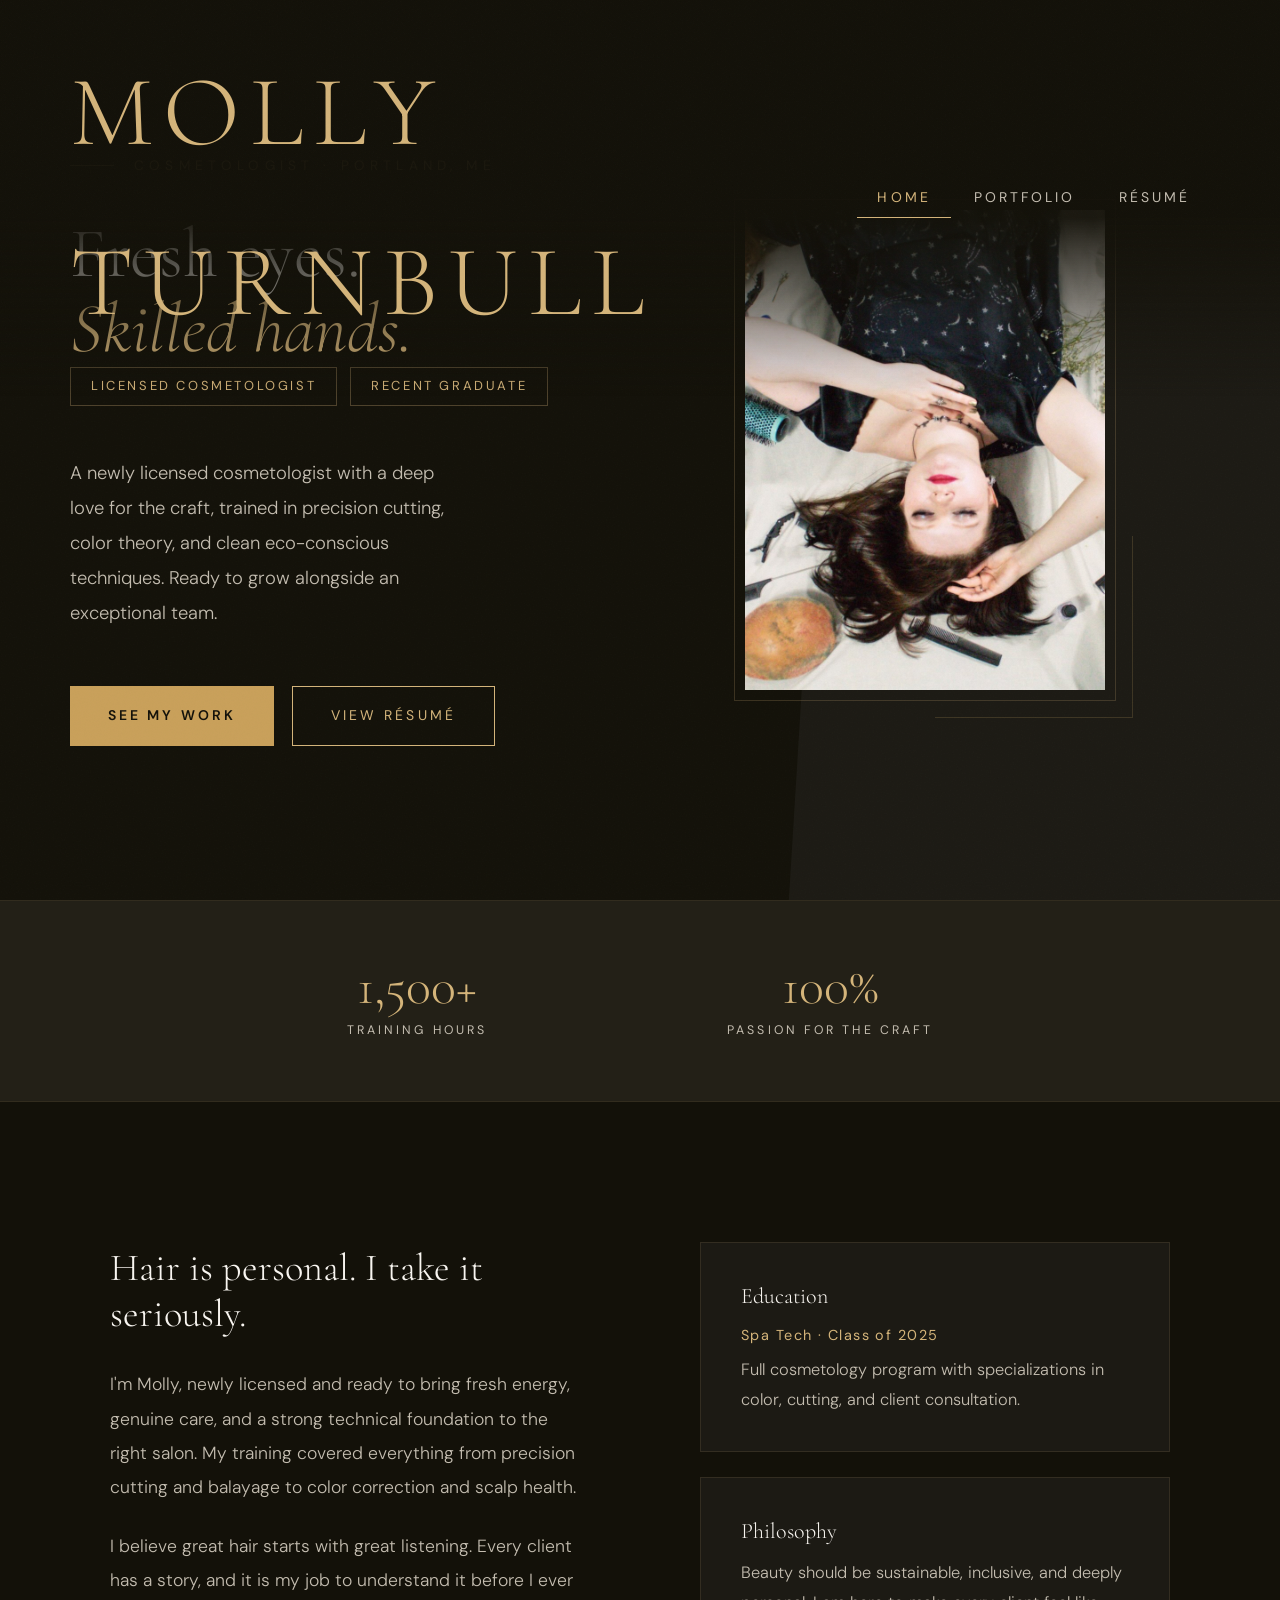
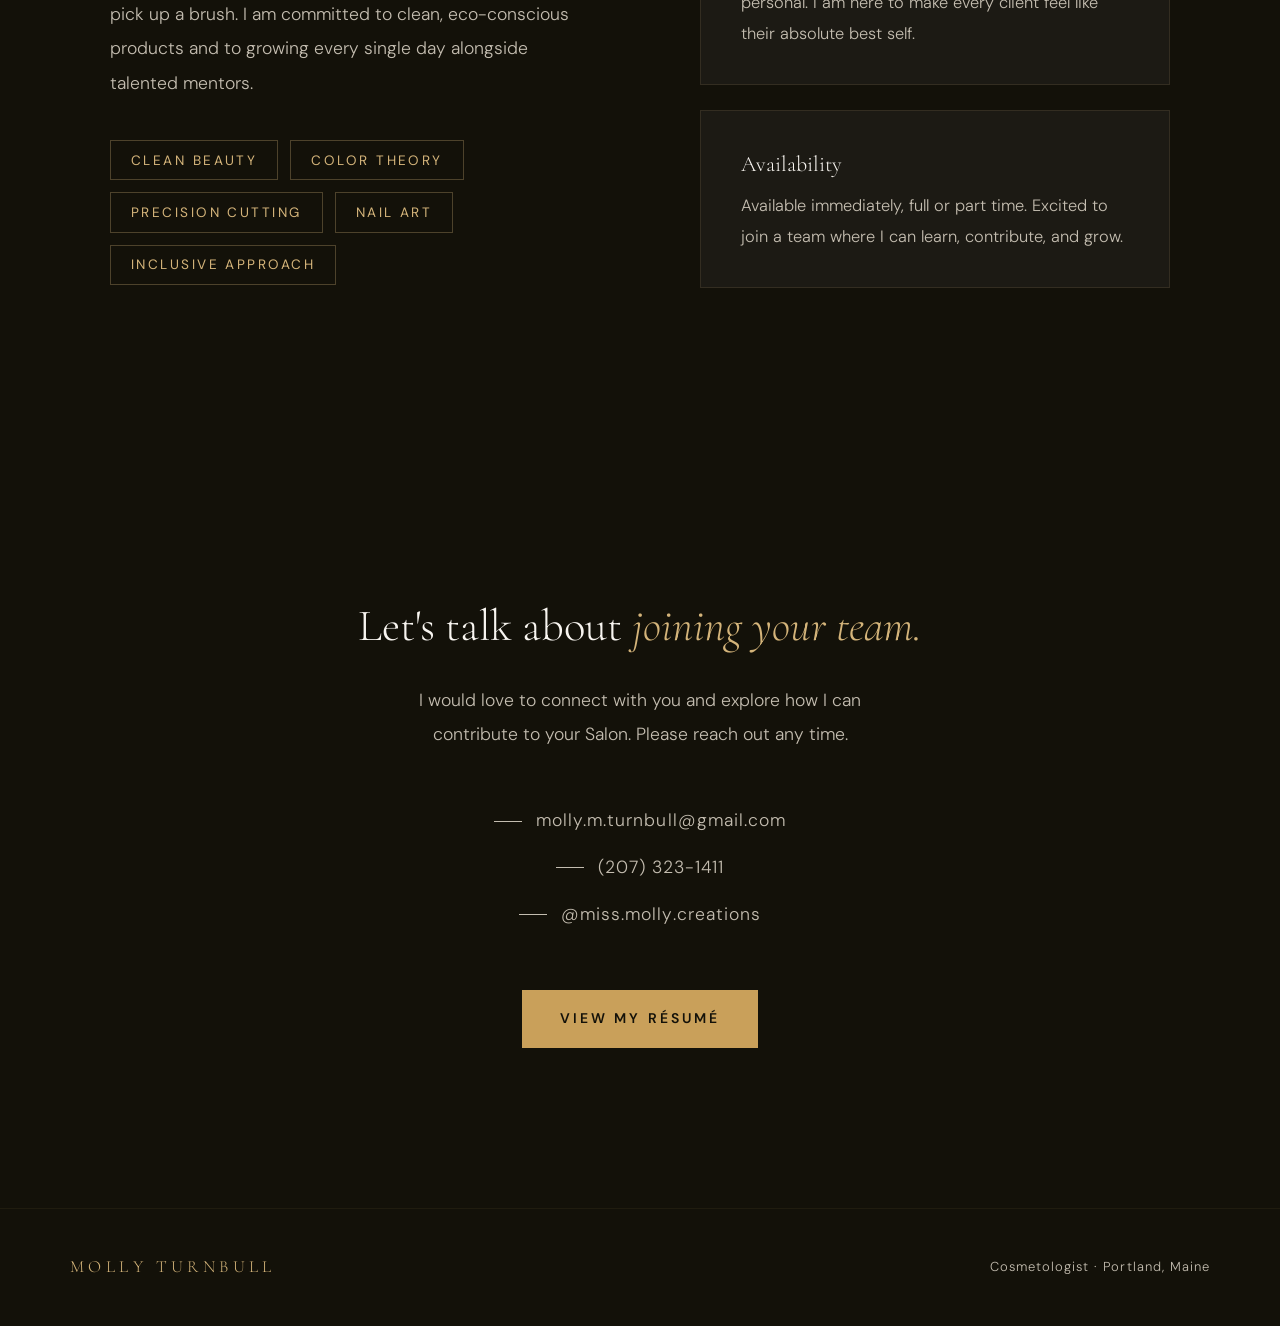
<file: index.html>
<!DOCTYPE html>
<html lang="en">
<head>
  <meta charset="UTF-8">
  <meta name="viewport" content="width=device-width, initial-scale=1.0">
  <title>Molly Turnbull — Cosmetologist</title>
  <meta name="description" content="Molly Turnbull, newly licensed cosmetologist based in Portland, Maine.">
  <link rel="preconnect" href="https://fonts.googleapis.com">
  <link rel="preconnect" href="https://fonts.gstatic.com" crossorigin>
  <link href="https://fonts.googleapis.com/css2?family=Cormorant+Garamond:ital,wght@0,300;0,400;1,300;1,400&family=DM+Sans:wght@300;400;500&display=swap" rel="stylesheet">
  <link rel="stylesheet" href="css/style.css">
</head>
<body>

<nav>
  <a class="nav-logo" href="index.html">Molly Turnbull</a>
  <ul class="nav-links">
    <li><a href="index.html" class="active">Home</a></li>
    <li><a href="portfolio.html">Portfolio</a></li>
    <li><a href="resume.html">Résumé</a></li>
  </ul>
</nav>

<!-- HERO -->
<section class="land-hero">
  <div class="land-text">
    <p class="eyebrow">Cosmetologist · Portland, ME</p>
    <h1 class="land-h1">Fresh eyes.<br><em>Skilled hands.</em></h1>
    <div class="badge-row">
      <span class="badge">Licensed Cosmetologist</span>
      <span class="badge">Recent Graduate</span>
    </div>
    <p class="land-sub">A newly licensed cosmetologist with a deep love for the craft, trained in precision cutting, color theory, and clean eco-conscious techniques. Ready to grow alongside an exceptional team.</p>
    <div class="btn-row">
      <a class="btn-gold" href="portfolio.html">See My Work</a>
      <a class="btn-outline" href="resume.html">View Résumé</a>
    </div>
  </div>

  <div class="land-photo-col">
    <div class="land-frame">
      <div class="portrait-placeholder">
        <img src="images/molly.jpg" alt="Molly Turnbull">
      </div>
    </div>
  </div>
</section>

<!-- STATS -->
<div class="land-stats">
  <div class="stat-item">
    <div class="stat-num">1,500+</div>
    <div class="stat-lbl">Training Hours</div>
  </div>
  <div class="stat-item">
    <div class="stat-num"></div>
    <div class="stat-lbl"></div>
  </div>
  <div class="stat-item">
    <div class="stat-num">100%</div>
    <div class="stat-lbl">Passion for the Craft</div>
  </div>
</div>

<!-- ABOUT -->
<section class="land-about">
  <div class="land-about-text">
    <h2>Hair is personal. I take it seriously.</h2>
    <p>I'm Molly, newly licensed and ready to bring fresh energy, genuine care, and a strong technical foundation to the right salon. My training covered everything from precision cutting and balayage to color correction and scalp health.</p>
    <p>I believe great hair starts with great listening. Every client has a story, and it is my job to understand it before I ever pick up a brush. I am committed to clean, eco-conscious products and to growing every single day alongside talented mentors.</p>
    <div class="pill-row">
      <span class="pill">Clean Beauty</span>
      <span class="pill">Color Theory</span>
      <span class="pill">Precision Cutting</span>
      <span class="pill">Nail Art</span>
      <span class="pill">Inclusive Approach</span>
    </div>
  </div>

  <div class="info-cards">
    <div class="info-card">
      <div class="info-card-title">Education</div>
      <div class="info-card-sub">Spa Tech · Class of 2025</div>
      <div class="info-card-body">Full cosmetology program with specializations in color, cutting, and client consultation.</div>
    </div>
    <div class="info-card">
      <div class="info-card-title">Philosophy</div>
      <div class="info-card-body">Beauty should be sustainable, inclusive, and deeply personal. I am here to make every client feel like their absolute best self.</div>
    </div>
    <div class="info-card">
      <div class="info-card-title">Availability</div>
      <div class="info-card-body">Available immediately, full or part time. Excited to join a team where I can learn, contribute, and grow.</div>
    </div>
  </div>
</section>

<!-- CONTACT -->
<section class="land-cta">
  <h2>Let's talk about <em>joining your team.</em></h2>
  <p>I would love to connect with you and explore how I can contribute to your Salon. Please reach out any time.</p>
  <div class="contact-list">
    <a href="mailto:molly.m.turnbull@gmail.com" class="contact-link"><span></span>molly.m.turnbull@gmail.com</a>
    <a href="tel:+12073231411" class="contact-link"><span></span>(207) 323-1411</a>
    <a href="https://www.instagram.com/miss.molly.creations/" class="contact-link" target="_blank" rel="noopener noreferrer"><span></span>@miss.molly.creations</a>
  </div>
  <a class="btn-gold" href="resume.html">View My Résumé</a>
</section>

<footer>
  <span class="f-logo">Molly Turnbull</span>
  <span class="f-note">Cosmetologist · Portland, Maine</span>
</footer>

</body>
</html>
</file>
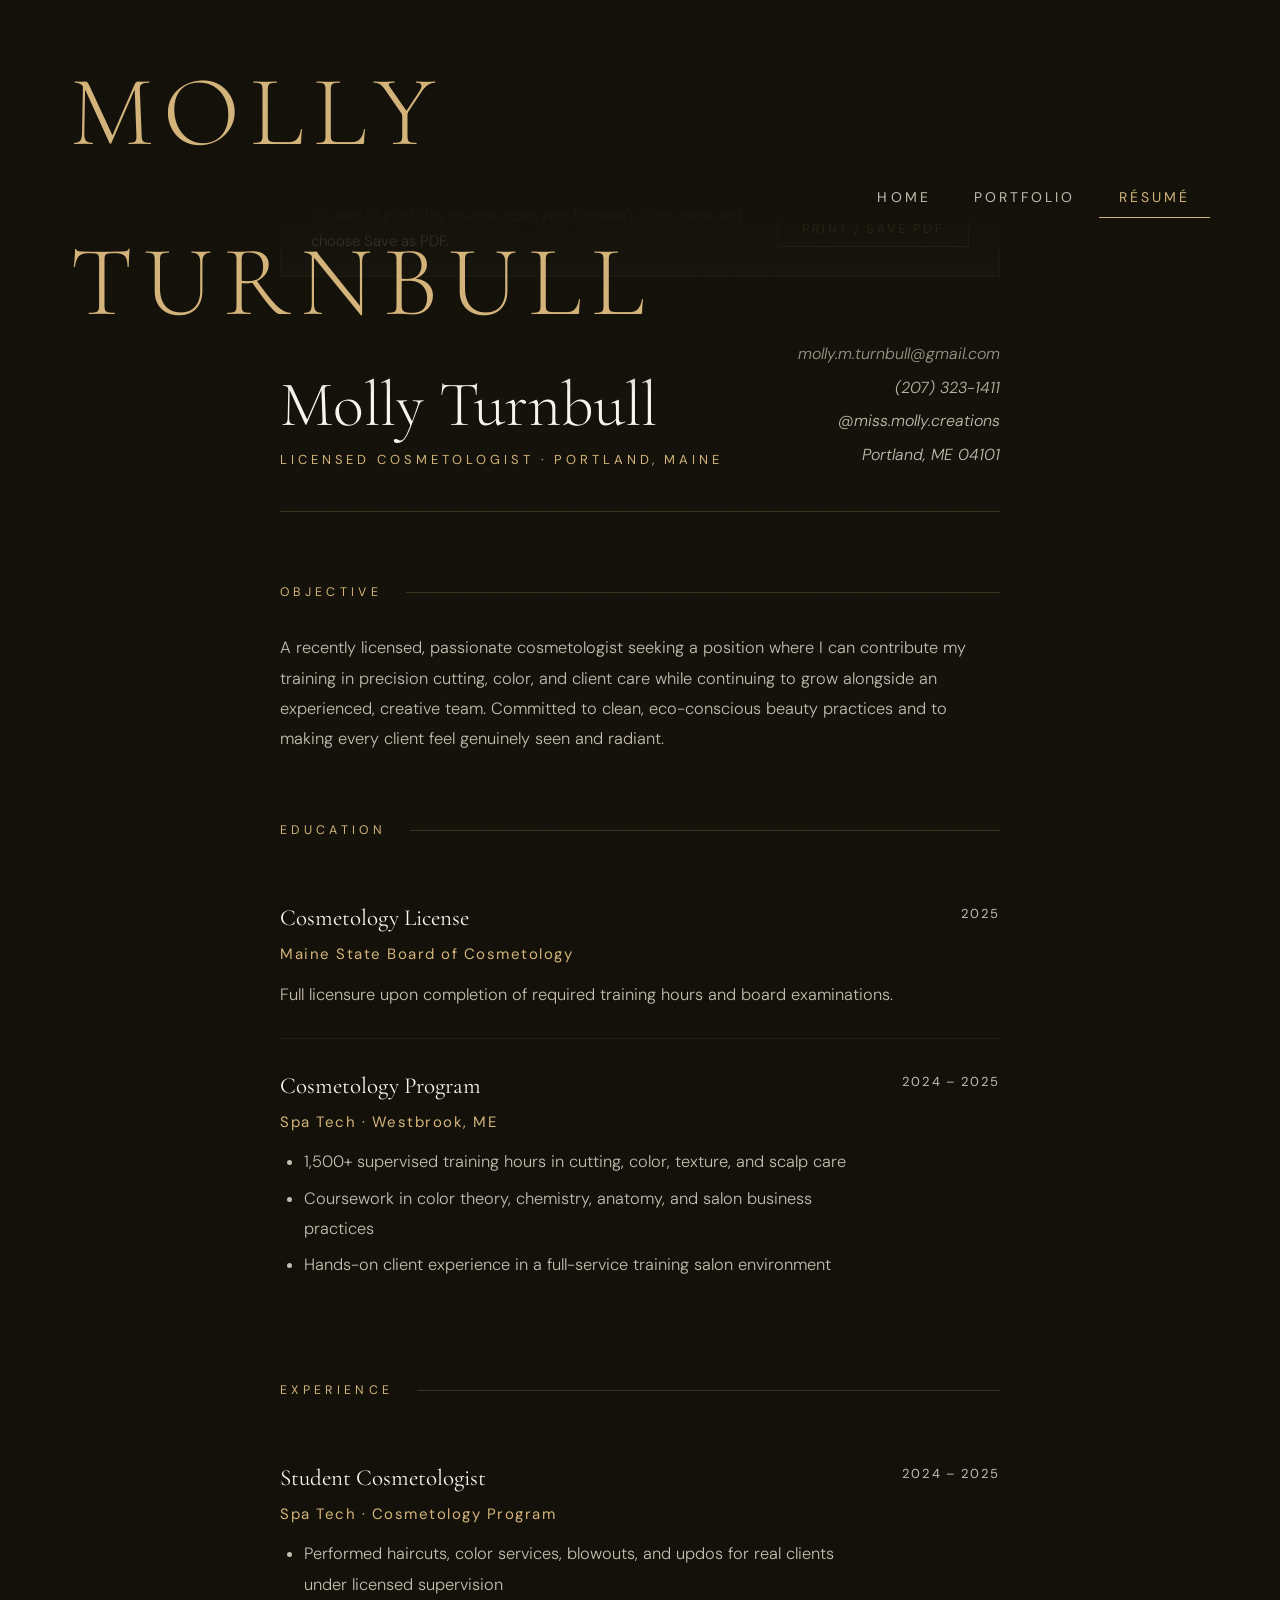
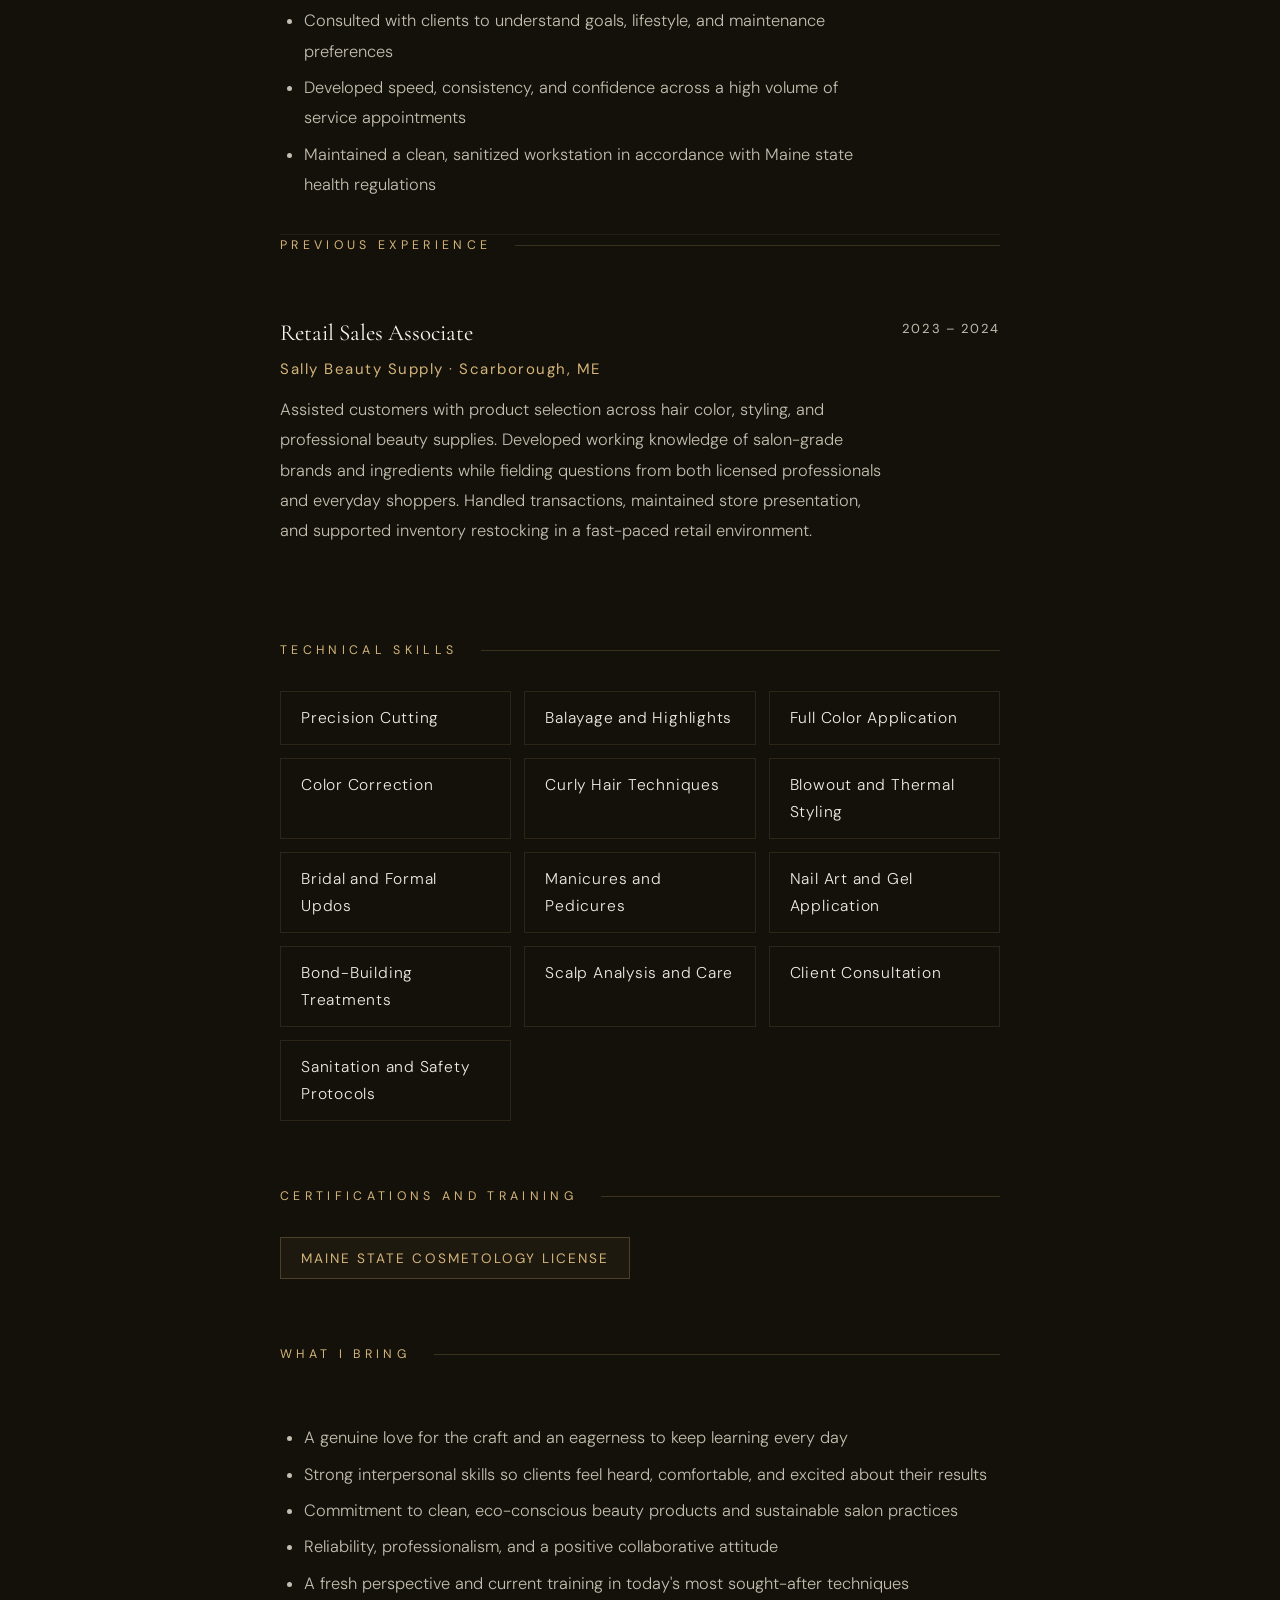
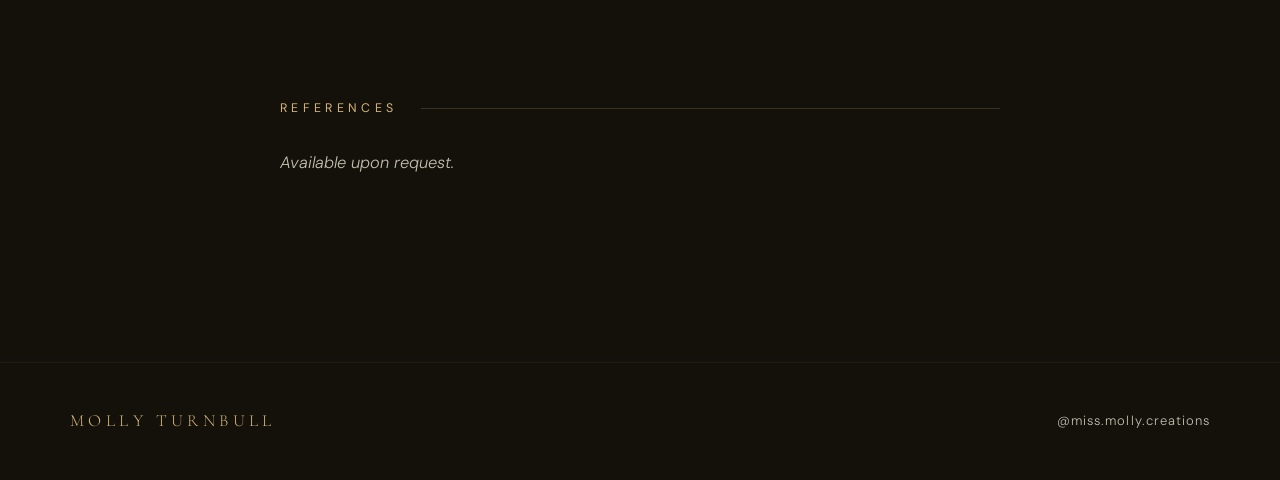
<file: resume.html>
<!DOCTYPE html>
<html lang="en">
<head>
  <meta charset="UTF-8">
  <meta name="viewport" content="width=device-width, initial-scale=1.0">
  <title>Résumé — Molly Turnbull</title>
  <meta name="description" content="Résumé for Molly Turnbull, cosmetologist in Portland, Maine.">
  <link rel="preconnect" href="https://fonts.googleapis.com">
  <link rel="preconnect" href="https://fonts.gstatic.com" crossorigin>
  <link href="https://fonts.googleapis.com/css2?family=Cormorant+Garamond:ital,wght@0,300;0,400;1,300;1,400&family=DM+Sans:wght@300;400;500&display=swap" rel="stylesheet">
  <link rel="stylesheet" href="css/style.css">
</head>
<body>

<nav>
  <a class="nav-logo" href="index.html">Molly Turnbull</a>
  <ul class="nav-links">
    <li><a href="index.html">Home</a></li>
    <li><a href="portfolio.html">Portfolio</a></li>
    <li><a href="resume.html" class="active">Résumé</a></li>
  </ul>
</nav>

<main class="resume-wrap">

  <div class="resume-top-bar">
    <p>To save or print this résumé, open your browser's Print menu and choose Save as PDF.</p>
    <button onclick="window.print()">Print / Save PDF</button>
  </div>

  <!-- Header -->
  <div class="r-header">
    <div>
      <div class="r-name">Molly Turnbull</div>
      <div class="r-title-line r-print-hide">Licensed Cosmetologist · Portland, Maine</div>
    </div>
    <address class="r-contact">
      <a href="mailto:molly.m.turnbull@gmail.com">molly.m.turnbull@gmail.com</a>
      <a href="tel:+12075550000">(207) 323-1411</a>
      <a href="https://www.instagram.com/miss.molly.creations/" target="_blank" rel="noopener noreferrer">@miss.molly.creations</a>
      <span>Portland, ME 04101</span>
    </address>
  </div>

  <!-- Objective -->
  <section class="r-sec">
    <div class="r-sec-title">Objective</div>
    <p class="r-entry-body">A recently licensed, passionate cosmetologist seeking a position where I can contribute my training in precision cutting, color, and client care while continuing to grow alongside an experienced, creative team. Committed to clean, eco-conscious beauty practices and to making every client feel genuinely seen and radiant.</p>
  </section>

  <!-- Education -->
  <section class="r-sec">
    <div class="r-sec-title">Education</div>

    <div class="r-entry">
      <div>
        <div class="r-entry-title">Cosmetology License</div>
        <div class="r-entry-org">Maine State Board of Cosmetology</div>
        <div class="r-entry-body">Full licensure upon completion of required training hours and board examinations.</div>
      </div>
      <div class="r-date">2025</div>
    </div>

    <div class="r-entry">
      <div>
        <div class="r-entry-title">Cosmetology Program</div>
        <div class="r-entry-org">Spa Tech · Westbrook, ME</div>
        <div class="r-entry-body">
          <ul>
            <li>1,500+ supervised training hours in cutting, color, texture, and scalp care</li>
            <li>Coursework in color theory, chemistry, anatomy, and salon business practices</li>
            <li>Hands-on client experience in a full-service training salon environment</li>
          </ul>
        </div>
      </div>
      <div class="r-date">2024 – 2025</div>
    </div>
  </section>

  <!-- Experience -->
  <section class="r-sec">
    <div class="r-sec-title">Experience</div>

    <div class="r-entry">
      <div>
        <div class="r-entry-title">Student Cosmetologist</div>
        <div class="r-entry-org">Spa Tech · Cosmetology Program</div>
        <div class="r-entry-body">
          <ul>
            <li>Performed haircuts, color services, blowouts, and updos for real clients under licensed supervision</li>
            <li>Consulted with clients to understand goals, lifestyle, and maintenance preferences</li>
            <li>Developed speed, consistency, and confidence across a high volume of service appointments</li>
            <li>Maintained a clean, sanitized workstation in accordance with Maine state health regulations</li>
          </ul>
        </div>
      </div>
      <div class="r-date">2024 – 2025</div>
    </div>

    <div class="r-sec-title">Previous Experience</div>

    <div class="r-entry">
      <div>
        <div class="r-entry-title">Retail Sales Associate</div>
        <div class="r-entry-org">Sally Beauty Supply · Scarborough, ME</div>
        <div class="r-entry-body"> Assisted customers with product selection across hair color, styling, and professional beauty supplies. Developed working knowledge of salon-grade brands and ingredients while fielding questions from both licensed professionals and everyday shoppers. Handled transactions, maintained store presentation, and supported inventory restocking in a fast-paced retail environment.</div>
      </div>
      <div class="r-date">2023 – 2024</div>
    </div>
  </section>

  <!-- Technical Skills -->
  <section class="r-sec">
    <div class="r-sec-title">Technical Skills</div>
    <div class="r-skills-grid">
      <div class="r-skill">Precision Cutting</div>
      <div class="r-skill">Balayage and Highlights</div>
      <div class="r-skill">Full Color Application</div>
      <div class="r-skill">Color Correction</div>
      <div class="r-skill">Curly Hair Techniques</div>
      <div class="r-skill">Blowout and Thermal Styling</div>
      <div class="r-skill">Bridal and Formal Updos</div>
      <div class="r-skill">Manicures and Pedicures</div>
      <div class="r-skill">Nail Art and Gel Application</div>
      <div class="r-skill">Bond-Building Treatments</div>
      <div class="r-skill">Scalp Analysis and Care</div>
      <div class="r-skill">Client Consultation</div>
      <div class="r-skill">Sanitation and Safety Protocols</div>
    </div>
  </section>

  <!-- Certifications -->
  <section class="r-sec r-print-hide" id="r-certs">
    <div class="r-sec-title">Certifications and Training</div>
    <div class="cert-row">
      <span class="cert">Maine State Cosmetology License</span>

    </div>
  </section>

  <!-- What I Bring -->
  <section class="r-sec r-print-hide" id="r-brings">
    <div class="r-sec-title">What I Bring</div>
    <div class="r-entry full-width">
      <div class="r-entry-body">
        <ul>
          <li>A genuine love for the craft and an eagerness to keep learning every day</li>
          <li>Strong interpersonal skills so clients feel heard, comfortable, and excited about their results</li>
          <li>Commitment to clean, eco-conscious beauty products and sustainable salon practices</li>
          <li>Reliability, professionalism, and a positive collaborative attitude</li>
          <li>A fresh perspective and current training in today's most sought-after techniques</li>
        </ul>
      </div>
    </div>
  </section>

  <!-- References -->
  <section class="r-sec">
    <div class="r-sec-title">References</div>
    <p class="r-ref-note">Available upon request.</p>
  </section>

</main>

<footer>
  <span class="f-logo">Molly Turnbull</span>
  <span class="f-note">@miss.molly.creations</span>
</footer>

</body>
</html>
</file>
<file: css/style.css>
/* ─────────────────────────────────────────
   Molly Turnbull — Cosmetologist Portfolio
   style.css

   WCAG AA contrast:
   --gold-text #d4b47a on --raven #131109   = 6.2:1
   --gold-text #d4b47a on --feather #1c1a14 = 5.5:1
   --cream #f0ebe3 on --raven #131109       = 13.8:1
   --mist #c4bdb0 on --raven #131109        = 9.1:1
   --raven on --gold-btn #c9a05a            = 4.6:1
───────────────────────────────────────── */

*, *::before, *::after { box-sizing: border-box; margin: 0; padding: 0; }

:root {
  --raven:     #131109;
  --feather:   #1c1a14;
  --feather2:  #232017;
  --warm:      #f8f5f0;
  --cream:     #f0ebe3;
  --mist:      #c4bdb0;
  --gold-text: #d4b47a;
  --gold-btn:  #c9a05a;
  --gold-deco: #b5955a;
}

html { 
  scroll-behavior: smooth; 
  font-size: 125%;
}

body {
  background: var(--raven);
  color: var(--cream);
  font-family: 'DM Sans', sans-serif;
  font-weight: 300;
  line-height: 1.7;
  overflow-x: hidden;
}

/* Grain overlay */
body::after {
  content: '';
  position: fixed; inset: 0;
  background-image: url("data:image/svg+xml,%3Csvg xmlns='http://www.w3.org/2000/svg' width='300' height='300'%3E%3Cfilter id='g'%3E%3CfeTurbulence type='fractalNoise' baseFrequency='0.75' numOctaves='4' stitchTiles='stitch'/%3E%3C/filter%3E%3Crect width='300' height='300' filter='url(%23g)' opacity='0.045'/%3E%3C/svg%3E");
  background-size: 300px;
  pointer-events: none;
  z-index: 999;
  opacity: 0.5;
}

/* NAV */
nav {
  position: fixed; top: 0; left: 0; right: 0;
  z-index: 500;
  display: flex;
  justify-content: space-between;
  align-items: center;
  padding: 1.4rem 3.5rem;
  background: linear-gradient(to bottom, rgba(19,17,9,0.97) 55%, transparent);
}

.nav-logo {
  font-family: 'Cormorant Garamond', serif;
  font-size: 5rem;
  letter-spacing: 0.1em;
  text-transform: uppercase;
  color: var(--gold-text);
  text-decoration: none;
}

.nav-links {
  display: flex;
  gap: 0.15rem;
  list-style: none;
}

.nav-links a {
  display: block;
  font-family: 'DM Sans', sans-serif;
  font-size: 0.7rem;
  font-weight: 400;
  letter-spacing: 0.22em;
  text-transform: uppercase;
  color: var(--mist);
  text-decoration: none;
  padding: 0.4rem 1rem;
  border-bottom: 1px solid transparent;
  transition: color 0.28s, border-color 0.28s;
}

.nav-links a:hover { color: var(--gold-text); }
.nav-links a.active { color: var(--gold-text); border-bottom-color: var(--gold-text); }

/* SHARED UTILITIES */
.eyebrow {
  display: flex;
  align-items: center;
  gap: 1rem;
  font-size: 0.68rem;
  font-weight: 400;
  letter-spacing: 0.38em;
  text-transform: uppercase;
  color: var(--gold-text);
  margin-bottom: 2rem;
}
.eyebrow::before {
  content: '';
  width: 2.2rem; height: 1px;
  background: var(--gold-deco);
  flex-shrink: 0;
}

.btn-gold {
  display: inline-flex;
  align-items: center;
  gap: 0.6rem;
  padding: 0.85rem 1.9rem;
  background: var(--gold-btn);
  color: var(--raven);
  font-family: 'DM Sans', sans-serif;
  font-size: 0.7rem;
  font-weight: 600;
  letter-spacing: 0.22em;
  text-transform: uppercase;
  border: none;
  cursor: pointer;
  text-decoration: none;
  transition: background 0.28s;
}
.btn-gold:hover { background: var(--gold-text); }

.btn-outline {
  display: inline-flex;
  align-items: center;
  gap: 0.6rem;
  padding: 0.85rem 1.9rem;
  border: 1px solid var(--gold-text);
  color: var(--gold-text);
  font-family: 'DM Sans', sans-serif;
  font-size: 0.7rem;
  font-weight: 400;
  letter-spacing: 0.22em;
  text-transform: uppercase;
  background: none;
  cursor: pointer;
  text-decoration: none;
  transition: all 0.28s;
}
.btn-outline:hover { background: var(--gold-btn); color: var(--raven); border-color: var(--gold-btn); }

footer {
  border-top: 1px solid rgba(181,149,90,0.08);
  padding: 2.2rem 3.5rem;
  display: flex;
  justify-content: space-between;
  align-items: center;
  position: relative;
  z-index: 1;
}
.f-logo {
  font-family: 'Cormorant Garamond', serif;
  font-size: 0.85rem;
  letter-spacing: 0.26em;
  text-transform: uppercase;
  color: var(--gold-text);
}
.f-note {
  font-size: 0.65rem;
  color: var(--mist);
  letter-spacing: 0.08em;
}


/* ════════════════════════════
   LANDING — HERO
════════════════════════════ */
.land-hero {
  min-height: 100vh;
  display: grid;
  grid-template-columns: 1fr 1fr;
  align-items: center;
  padding: 0 3.5rem;
  position: relative;
  overflow: hidden;
}
.land-hero::before {
  content: '';
  position: absolute;
  right: -10rem; top: 0; bottom: 0;
  width: 54vw;
  background: var(--feather);
  clip-path: polygon(8% 0, 100% 0, 100% 100%, 0% 100%);
  z-index: 0;
}

.land-text {
  position: relative;
  z-index: 1;
  padding-right: 3rem;
}

.land-h1 {
  font-family: 'Cormorant Garamond', serif;
  font-size: clamp(3.2rem, 5.5vw, 5.2rem);
  font-weight: 300;
  line-height: 1.06;
  color: var(--warm);
}
.land-h1 em { font-style: italic; color: var(--gold-text); }

.land-sub {
  font-size: 0.92rem;
  color: var(--mist);
  max-width: 390px;
  margin: 1.75rem 0 2.75rem;
  line-height: 1.9;
}

.badge-row { display: flex; flex-wrap: wrap; gap: 0.65rem; margin-bottom: 2.5rem; }
.badge {
  padding: 0.38rem 1rem;
  border: 1px solid rgba(212,180,122,0.3);
  font-size: 0.65rem;
  font-weight: 400;
  letter-spacing: 0.2em;
  text-transform: uppercase;
  color: var(--gold-text);
}

.btn-row { display: flex; gap: 0.9rem; flex-wrap: wrap; }

/* Hero portrait placeholder */
.land-photo-col {
  position: relative;
  z-index: 1;
  display: flex;
  justify-content: center;
  align-items: center;
}
.land-frame {
  position: relative;
  width: 360px;
  height: 480px;
}
.land-frame::before {
  content: '';
  position: absolute;
  inset: -11px;
  border: 1px solid rgba(212,180,122,0.2);
  pointer-events: none;
  z-index: 2;
}
.land-frame::after {
  content: '';
  position: absolute;
  bottom: -1.4rem; right: -1.4rem;
  width: 55%; height: 38%;
  border-right: 1px solid var(--gold-deco);
  border-bottom: 1px solid var(--gold-deco);
  opacity: 0.22;
  pointer-events: none;
}
.portrait-placeholder {
  width: 100%; height: 100%;
  background: linear-gradient(145deg, #28231a 0%, #181510 60%, #0d0c09 100%);
  display: flex;
  flex-direction: column;
  align-items: center;
  justify-content: center;
  gap: 0.75rem;
}
.portrait-placeholder img {
  width: 100%; height: 100%;
  object-fit: cover;
  display: block;
}
.placeholder-label {
  font-family: 'Cormorant Garamond', serif;
  font-style: italic;
  font-size: 1rem;
  color: rgba(212,180,122,0.45);
  letter-spacing: 0.08em;
}
.placeholder-sub {
  font-size: 0.62rem;
  font-weight: 400;
  letter-spacing: 0.18em;
  text-transform: uppercase;
  color: rgba(196,189,176,0.35);
}
.placeholder-icon {
  width: 48px; height: 48px;
  border-radius: 50%;
  border: 1px solid rgba(212,180,122,0.25);
  display: flex;
  align-items: center;
  justify-content: center;
  font-size: 1.4rem;
  color: rgba(212,180,122,0.4);
}


/* ════════════════════════════
   LANDING — STATS
════════════════════════════ */
.land-stats {
  background: var(--feather2);
  padding: 3rem 3.5rem;
  display: flex;
  justify-content: center;
  gap: 6rem;
  flex-wrap: wrap;
  border-top: 1px solid rgba(181,149,90,0.1);
  border-bottom: 1px solid rgba(181,149,90,0.1);
  position: relative;
  z-index: 1;
}
.stat-item { text-align: center; }
.stat-num {
  font-family: 'Cormorant Garamond', serif;
  font-size: 2.6rem;
  font-weight: 300;
  color: var(--gold-text);
  line-height: 1;
}
.stat-lbl {
  font-size: 0.62rem;
  font-weight: 400;
  letter-spacing: 0.25em;
  text-transform: uppercase;
  color: var(--mist);
  margin-top: 0.35rem;
}


/* ════════════════════════════
   LANDING — ABOUT
════════════════════════════ */
.land-about {
  display: grid;
  grid-template-columns: 1fr 1fr;
  gap: 6rem;
  padding: 7rem 3.5rem;
  max-width: 1200px;
  margin: 0 auto;
  position: relative;
  z-index: 1;
  align-items: center;
}
.land-about-text h2 {
  font-family: 'Cormorant Garamond', serif;
  font-size: clamp(1.9rem, 3vw, 2.7rem);
  font-weight: 300;
  color: var(--warm);
  line-height: 1.2;
  margin-bottom: 1.5rem;
}
.land-about-text p {
  font-size: 0.88rem;
  color: var(--mist);
  line-height: 1.95;
  margin-bottom: 1.2rem;
}
.pill-row { display: flex; flex-wrap: wrap; gap: 0.6rem; margin-top: 2rem; }
.pill {
  padding: 0.38rem 1rem;
  border: 1px solid rgba(212,180,122,0.3);
  font-size: 0.68rem;
  font-weight: 400;
  letter-spacing: 0.18em;
  text-transform: uppercase;
  color: var(--gold-text);
}

.info-cards { display: flex; flex-direction: column; gap: 1.25rem; }
.info-card {
  padding: 1.75rem 2rem;
  border: 1px solid rgba(212,180,122,0.12);
  background: var(--feather);
}
.info-card-title {
  font-family: 'Cormorant Garamond', serif;
  font-size: 1.1rem;
  color: var(--warm);
  margin-bottom: 0.4rem;
}
.info-card-sub {
  font-size: 0.72rem;
  font-weight: 400;
  color: var(--gold-text);
  letter-spacing: 0.1em;
  margin-bottom: 0.35rem;
}
.info-card-body {
  font-size: 0.82rem;
  color: var(--mist);
  line-height: 1.85;
}


/* ════════════════════════════
   ECO STRIP
════════════════════════════ */
.eco-strip {
  padding: 4rem 3.5rem;
  background: var(--feather);
  border-top: 1px solid rgba(181,149,90,0.08);
  border-bottom: 1px solid rgba(181,149,90,0.08);
  position: relative;
  z-index: 1;
}
.eco-inner {
  max-width: 1100px;
  margin: 0 auto;
  display: flex;
  align-items: center;
  gap: 4rem;
  flex-wrap: wrap;
}
.eco-quote {
  font-family: 'Cormorant Garamond', serif;
  font-style: italic;
  font-size: 1.25rem;
  color: var(--cream);
  line-height: 1.6;
  flex: 1;
  min-width: 240px;
  padding-left: 1.5rem;
  border-left: 2px solid rgba(212,180,122,0.4);
}
.eco-badges { display: flex; flex-wrap: wrap; gap: 0.6rem; }
.eco-badge {
  padding: 0.42rem 1rem;
  border: 1px solid rgba(107,124,110,0.28);
  background: rgba(107,124,110,0.07);
  font-size: 0.65rem;
  font-weight: 400;
  letter-spacing: 0.18em;
  text-transform: uppercase;
  color: #a8c8ad;
}


/* ════════════════════════════
   LANDING — CONTACT
════════════════════════════ */
.land-cta {
  padding: 8rem 3.5rem;
  text-align: center;
  position: relative;
  z-index: 1;
}
.land-cta h2 {
  font-family: 'Cormorant Garamond', serif;
  font-size: clamp(2.2rem, 3.5vw, 3.2rem);
  font-weight: 300;
  color: var(--warm);
  margin-bottom: 1rem;
}
.land-cta h2 em { font-style: italic; color: var(--gold-text); }
.land-cta > p {
  font-size: 0.88rem;
  color: var(--mist);
  max-width: 480px;
  margin: 0 auto 2.75rem;
  line-height: 1.9;
}
.contact-list {
  display: flex;
  flex-direction: column;
  gap: 0.85rem;
  align-items: center;
  margin-bottom: 3rem;
}
.contact-link {
  display: inline-flex;
  align-items: center;
  gap: 0.7rem;
  color: var(--mist);
  text-decoration: none;
  font-size: 0.88rem;
  letter-spacing: 0.06em;
  transition: color 0.28s;
}
.contact-link:hover { color: var(--gold-text); }
.contact-link span {
  display: inline-block;
  width: 1.4rem; height: 1px;
  background: currentColor;
  transition: width 0.28s;
}
.contact-link:hover span { width: 2.4rem; }


/* ════════════════════════════
   PORTFOLIO — HERO
════════════════════════════ */
.port-hero {
  padding: 10rem 3.5rem 5rem;
  max-width: 1200px;
  margin: 0 auto;
  position: relative;
  z-index: 1;
}
.port-hero h1 {
  font-family: 'Cormorant Garamond', serif;
  font-size: clamp(2.8rem, 5vw, 4.5rem);
  font-weight: 300;
  color: var(--warm);
  line-height: 1.08;
  margin-bottom: 1.25rem;
}
.port-hero h1 em { font-style: italic; color: var(--gold-text); }
.port-hero p {
  font-size: 0.88rem;
  color: var(--mist);
  max-width: 520px;
  line-height: 1.9;
  margin-top: 1.25rem;
}


/* ════════════════════════════
   PORTFOLIO — GALLERY
════════════════════════════ */
.gallery-wrap {
  padding: 2rem 3.5rem 7rem;
  max-width: 1300px;
  margin: 0 auto;
  position: relative;
  z-index: 1;
}
.gallery-intro {
  display: flex;
  justify-content: space-between;
  align-items: center;
  margin-bottom: 2.5rem;
  flex-wrap: wrap;
  gap: 1rem;
}
.gallery-intro h2 {
  font-family: 'Cormorant Garamond', serif;
  font-size: 1.5rem;
  font-weight: 300;
  color: var(--warm);
}
.gallery-intro p {
  font-size: 0.72rem;
  font-weight: 400;
  color: var(--mist);
  letter-spacing: 0.08em;
}

/* Gallery categories */
.gallery-category {
  margin-bottom: 5rem;
}

.gallery-cat-title {
  font-family: 'Cormorant Garamond', serif;
  font-size: 1.5rem;
  font-weight: 300;
  color: var(--warm);
  letter-spacing: 0.15em;
  text-transform: uppercase;
  margin-bottom: 1rem;
  padding-bottom: 0.5rem;
  border-bottom: 1px solid rgba(181,149,90,0.2);
}

.gallery-mosaic {
  display: grid;
  gap: 8px;
  grid-template-columns: repeat(3, 1fr);
}

.mosaic-a,
.mosaic-b,
.mosaic-c {
  grid-template-columns: repeat(3, 1fr);
}

.mosaic-a .gi:nth-child(n),
.mosaic-b .gi:nth-child(n),
.mosaic-c .gi:nth-child(n) {
  grid-column: auto;
  grid-row: auto;
  aspect-ratio: 1 / 1;
}

.gi {
  position: relative;
  overflow: hidden;
  background: var(--feather2);
  border: 1px solid rgba(181,149,90,0.1);
}

/* Placeholder state */
.gi-placeholder {
  width: 100%; height: 100%;
  display: flex;
  flex-direction: column;
  align-items: center;
  justify-content: center;
  gap: 0.5rem;
}
.gi-num {
  font-family: 'Cormorant Garamond', serif;
  font-size: 2rem;
  font-weight: 300;
  color: rgba(212,180,122,0.15);
  line-height: 1;
}
.gi-lbl {
  font-size: 0.58rem;
  font-weight: 400;
  letter-spacing: 0.2em;
  text-transform: uppercase;
  color: var(--mist);
  opacity: 0.6;
}

/* Real image state */
.gi img {
  width: 100%; height: 100%;
  object-fit: cover;
  display: block;
}
.gi figcaption {
  position: absolute;
  bottom: 0; left: 0; right: 0;
  padding: 0.5rem 0.75rem;
  background: rgba(13,12,8,0.65);
  font-size: 0.58rem;
  font-weight: 400;
  letter-spacing: 0.18em;
  text-transform: uppercase;
  color: var(--gold-text);
  opacity: 0;
  transition: opacity 0.3s;
}
.gi:hover figcaption { opacity: 1; }


/* ════════════════════════════
   PORTFOLIO — SKILLS
════════════════════════════ */
.skills-band {
  padding: 5rem 3.5rem;
  background: var(--feather);
  border-top: 1px solid rgba(181,149,90,0.08);
  position: relative;
  z-index: 1;
}
.skills-band-inner { max-width: 1200px; margin: 0 auto; }
.skills-band-inner h2 {
  font-family: 'Cormorant Garamond', serif;
  font-size: clamp(1.8rem, 2.8vw, 2.5rem);
  font-weight: 300;
  color: var(--warm);
  margin-bottom: 3rem;
}
.skills-g {
  display: grid;
  grid-template-columns: repeat(3, 1fr);
  gap: 1px;
  background: rgba(181,149,90,0.08);
  border: 1px solid rgba(181,149,90,0.08);
}
.sk {
  background: var(--feather);
  padding: 1.75rem 1.5rem;
  transition: background 0.3s;
}
.sk:hover { background: #272318; }
.sk-bar {
  width: 1.8rem; height: 1px;
  background: var(--gold-deco);
  margin-bottom: 1.25rem;
  transition: width 0.35s;
}
.sk:hover .sk-bar { width: 3.2rem; }
.sk-name {
  font-family: 'Cormorant Garamond', serif;
  font-size: 1.1rem;
  color: var(--warm);
  margin-bottom: 0.35rem;
}
.sk-note { font-size: 0.78rem; color: var(--mist); line-height: 1.75; }


/* ════════════════════════════
   RESUME
════════════════════════════ */
.resume-wrap {
  max-width: 860px;
  margin: 0 auto;
  padding: 9rem 3.5rem 6rem;
  position: relative;
  z-index: 1;
}
.resume-top-bar {
  display: flex;
  align-items: center;
  gap: 1rem;
  margin-bottom: 3rem;
  padding: 1.1rem 1.5rem;
  background: var(--feather);
  border: 1px solid rgba(212,180,122,0.12);
}
.resume-top-bar p { font-size: 0.75rem; color: var(--mist); flex: 1; }
.resume-top-bar button {
  background: none;
  border: 1px solid rgba(212,180,122,0.32);
  color: var(--gold-text);
  cursor: pointer;
  padding: 0.45rem 1.2rem;
  font-family: 'DM Sans', sans-serif;
  font-size: 0.65rem;
  font-weight: 400;
  letter-spacing: 0.18em;
  text-transform: uppercase;
  transition: all 0.28s;
}
.resume-top-bar button:hover { background: var(--gold-btn); color: var(--raven); border-color: var(--gold-btn); }

.r-header {
  display: flex;
  justify-content: space-between;
  align-items: flex-end;
  padding-bottom: 2rem;
  margin-bottom: 3.5rem;
  border-bottom: 1px solid rgba(212,180,122,0.2);
}
.r-name {
  font-family: 'Cormorant Garamond', serif;
  font-size: clamp(2.8rem, 5vw, 4rem);
  font-weight: 300;
  color: var(--warm);
  line-height: 1;
}
.r-title-line {
  font-size: 0.65rem;
  font-weight: 400;
  letter-spacing: 0.3em;
  text-transform: uppercase;
  color: var(--gold-text);
  margin-top: 0.6rem;
}
.r-contact { text-align: right; }
.r-contact a,
.r-contact span {
  display: block;
  font-size: 0.8rem;
  color: var(--mist);
  text-decoration: none;
  line-height: 2.1;
  transition: color 0.28s;
}
.r-contact a:hover { color: var(--gold-text); }

.r-sec { margin-bottom: 3.25rem; }
.r-sec-title {
  font-size: 0.62rem;
  font-weight: 400;
  letter-spacing: 0.35em;
  text-transform: uppercase;
  color: var(--gold-text);
  display: flex;
  align-items: center;
  gap: 1.2rem;
  margin-bottom: 1.5rem;
}
.r-sec-title::after { content: ''; flex: 1; height: 1px; background: rgba(212,180,122,0.2); }

.r-entry {
  display: grid;
  grid-template-columns: 1fr auto;
  gap: 1rem;
  padding: 1.4rem 0;
  border-bottom: 1px solid rgba(212,180,122,0.08);
}
.r-entry:last-child { border-bottom: none; }
.r-entry.full-width { grid-template-columns: 1fr; }

.r-entry-title {
  font-family: 'Cormorant Garamond', serif;
  font-size: 1.15rem;
  font-weight: 400;
  color: var(--warm);
  margin-bottom: 0.2rem;
}
.r-entry-org {
  font-size: 0.75rem;
  font-weight: 400;
  color: var(--gold-text);
  letter-spacing: 0.1em;
  margin-bottom: 0.6rem;
}
.r-entry-body {
  font-size: 0.82rem;
  color: var(--mist);
  line-height: 1.85;
}
.r-entry-body ul { list-style: disc; padding-left: 1.2rem; }
.r-entry-body ul li { margin-bottom: 0.3rem; }

.r-date {
  font-size: 0.65rem;
  font-weight: 400;
  letter-spacing: 0.12em;
  text-transform: uppercase;
  color: var(--mist);
  white-space: nowrap;
  padding-top: 0.2rem;
}
.r-summary {
  font-size: 0.88rem;
  color: var(--mist);
  line-height: 1.95;
  border-left: 2px solid rgba(212,180,122,0.35);
  padding-left: 1.5rem;
  max-width: 600px;
  font-style: italic;
}
.r-skills-grid {
  display: grid;
  grid-template-columns: repeat(3, 1fr);
  gap: 0.65rem;
}
.r-skill {
  padding: 0.65rem 1rem;
  border: 1px solid rgba(212,180,122,0.13);
  font-size: 0.78rem;
  color: var(--cream);
  letter-spacing: 0.05em;
  transition: border-color 0.28s;
}
.r-skill:hover { border-color: rgba(212,180,122,0.35); }
.cert-row { display: flex; flex-wrap: wrap; gap: 0.6rem; }
.cert {
  padding: 0.42rem 1rem;
  border: 1px solid rgba(212,180,122,0.25);
  background: rgba(212,180,122,0.05);
  font-size: 0.68rem;
  font-weight: 400;
  letter-spacing: 0.15em;
  text-transform: uppercase;
  color: var(--gold-text);
}
.r-ref-note { font-size: 0.82rem; color: var(--mist); font-style: italic; }


/* ANIMATIONS */
@keyframes fadeUp {
  from { opacity: 0; transform: translateY(18px); }
  to   { opacity: 1; transform: none; }
}
.land-text > * { animation: fadeUp 0.75s ease both; }
.eyebrow        { animation-delay: 0.08s; }
.land-h1        { animation-delay: 0.2s; }
.badge-row      { animation-delay: 0.32s; }
.land-sub       { animation-delay: 0.4s; }
.btn-row        { animation-delay: 0.52s; }
.land-photo-col { animation: fadeUp 0.9s 0.28s ease both; }


/* RESPONSIVE */
@media (max-width: 860px) {
  nav { padding: 1.2rem 1.5rem; }
  .land-hero { grid-template-columns: 1fr; padding: 7.5rem 1.5rem 4rem; min-height: auto; }
  .land-hero::before { display: none; }
  .land-text { padding-right: 0; text-align: center; }
  .eyebrow { justify-content: center; }
  .btn-row, .badge-row { justify-content: center; }
  .land-photo-col { margin-top: 3rem; }
  .land-frame { width: 260px; height: 350px; }
  .land-stats { gap: 3rem; padding: 2.5rem 1.5rem; }
  .land-about { grid-template-columns: 1fr; gap: 3rem; padding: 5rem 1.5rem; }
  .eco-inner { flex-direction: column; gap: 2rem; }
  .land-cta { padding: 5rem 1.5rem; }
  .port-hero { padding: 8rem 1.5rem 3rem; }
  .gallery-wrap { padding: 2rem 1.5rem 5rem; }
  .gallery-mosaic { grid-template-columns: 1fr 1fr !important; grid-auto-rows: 160px; }
  .gallery-mosaic .gi { grid-column: auto !important; grid-row: auto !important; }
  .skills-band { padding: 4rem 1.5rem; }
  .skills-g { grid-template-columns: 1fr 1fr; }
  .resume-wrap { padding: 7.5rem 1.5rem 5rem; }
  .r-header { flex-direction: column; align-items: flex-start; gap: 1.5rem; }
  .r-contact { text-align: left; }
  .r-skills-grid { grid-template-columns: 1fr 1fr; }
  footer { flex-direction: column; gap: 0.65rem; text-align: center; padding: 1.75rem 1.5rem; }
}

@media (max-width: 480px) {
  .skills-g { grid-template-columns: 1fr; }
  .r-skills-grid { grid-template-columns: 1fr; }
  .nav-links a { padding: 0.4rem 0.6rem; font-size: 0.62rem; }
}

@media print {
  nav { display: none !important; }
  footer { display: none !important; }
  .resume-top-bar { display: none !important; }
  .r-print-hide { display: none !important; }

  body, * {
    color: #111 !important;
    background: #fff !important;
    font-size: 9pt !important;
    line-height: 1.3 !important;
  }

  .resume-wrap {
    padding: 0;
    max-width: 100%;
  }

  .r-header {
    margin-bottom: 1rem;
    padding-bottom: 0.75rem;
  }

  .r-name {
    font-size: 22pt !important;
    line-height: 1.1 !important;
  }

  .r-title-line { font-size: 7pt !important; }

  .r-contact {
    display: flex;
    flex-direction: row;
    gap: 1.5rem;
    flex-wrap: wrap;
    text-align: left;
  }

  .r-contact a,
  .r-contact span {
    display: inline;
    font-size: 8pt !important;
    line-height: 1.3 !important;
  }

  .r-sec { margin-bottom: 2.5rem; }
  .r-sec-title {
    font-size: 7pt !important;
    margin-bottom: 0.4rem;
  }

  .r-entry { padding: 0.3rem 0; }
  .r-entry-title { font-size: 10pt !important; }
  .r-entry-org { font-size: 8pt !important; }

  .r-summary,
  .r-entry-body,
  .r-ref-note {
    font-size: 8.5pt !important;
    line-height: 1.35 !important;
  }

  .r-entry-body ul { padding-left: 1rem; }
  .r-entry-body li { margin-bottom: 0.1rem; }

  .r-skills-grid {
    grid-template-columns: repeat(4, 1fr);
    align-items: start;
    gap: 0.3rem;
  }

  .r-skill {
    font-size: 8pt !important;
    padding: 0.2rem 0.4rem;
    line-height: 1.2;
  }
}
</file>
